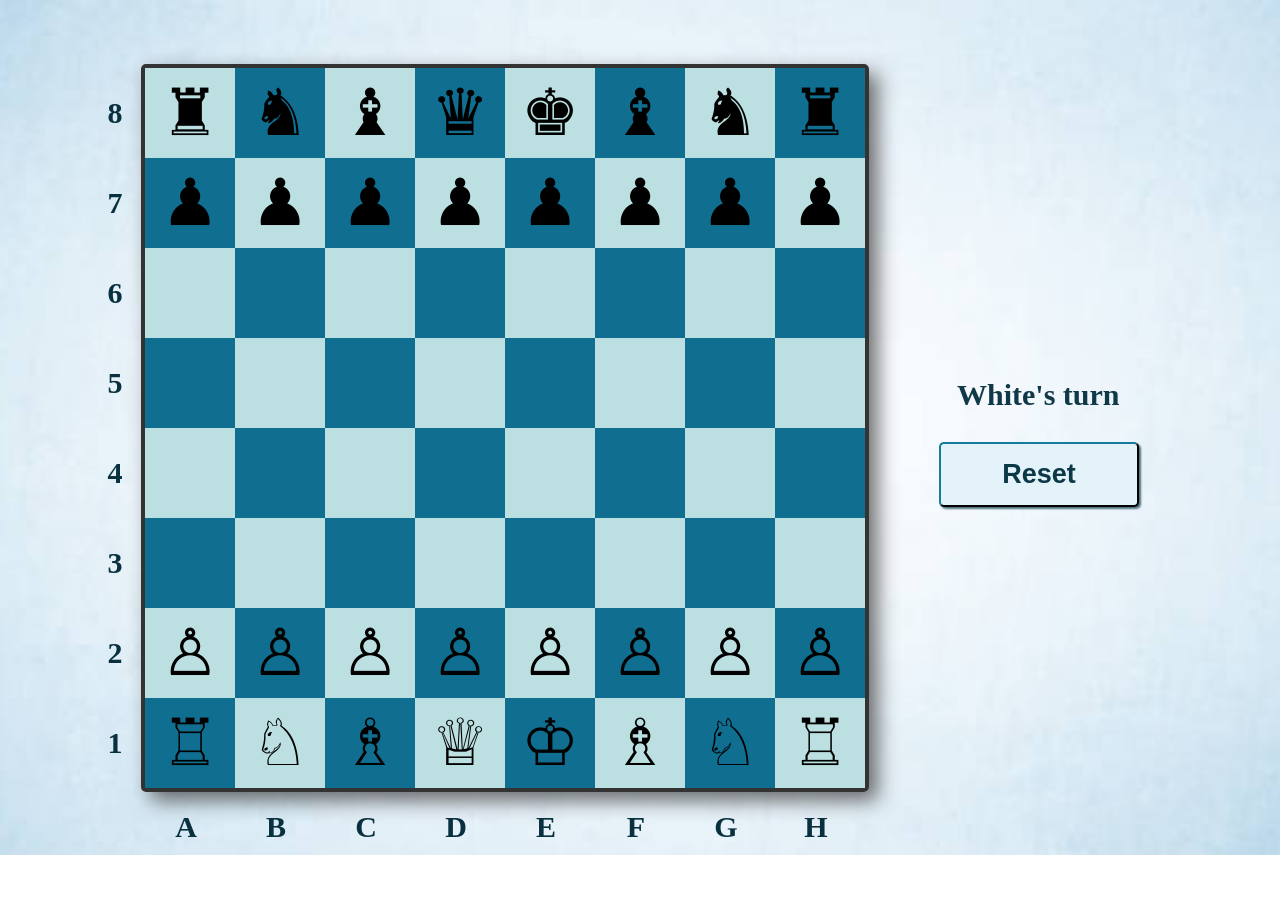
<file: chess/chess.html>
<!DOCTYPE html>
<html lang="en">
<head>
    <meta charset="UTF-8">
    <meta name="viewport" content="width=device-width, initial-scale=1.0">
    <title>Chess Online</title>
    <link rel="stylesheet" href="chess.css">
    <link rel="icon" href="img/queen.png">
</head>
<body>
    <div id="game-wrapper">
        <div id="board"></div>
        
        <div id="coords-left"></div>
        <div id="coords-bottom"></div>

        <div id="game-info">
            <p id="turn">White's turn<span id="status"></span></p>
            <button id="reset">Reset</button>
        </div>
    </div>
  
    <script src="chess.js"></script>
</body>
</html>
</file>
<file: chess/chess.css>
body {
    display: flex;
    justify-content: center;
    align-items: center;
    height: 95vh;
    background-image: url(img/backGround.jpg);
    background-size: cover;
    background-repeat: no-repeat;
    background-position: center; 
    margin: 0;
}

#game-wrapper {
    display: flex;
    align-items: center;
    gap: 70px;
}

#board {
    display: grid;
    grid-template-columns: repeat(8, 90px);
    grid-template-rows: repeat(8, 90px);
    border: 4px solid #333;
    border-radius: 5px;
    box-shadow: 9px 9px 20px rgba(51, 51, 51, 0.7);
}

.cell {
    width: 90px;
    height: 90px;
    display: flex;
    justify-content: center;
    align-items: center;
    font-size: 65px;
    user-select: none;
}


.light {
    background-color: rgb(188, 224, 225);
}

.dark {
    background-color: rgb(16, 111, 145);
}

#game-info {
    display: flex;
    flex-direction: column;
    color: rgb(16, 57, 72);
    font-size: 30px;
    font-weight: bold;
    width: 200px;
}

#reset {
    padding: 15px 10px 15px 10px;
    font-size: 27px;
    font-weight: bold;
    cursor: pointer;
    border-radius: 5px;
    border-color: rgb(11, 57, 72);
    color: rgb(11, 57, 72);
    box-shadow: 2px 2px 2px rgba(11, 57, 72, 0.7);
    background-color: rgb(228, 243, 249);
}

#turn {
    padding-left: 18px;
}

.selected {
    box-shadow: 5px 5px 5px rgb(168, 165, 73, 10);
    transform: scale(1.05);
    z-index: 2;
}

#coords-left {
    position: absolute;
    left: calc(50% - 510px - 30px); 
    top: calc(50% - 500);
    width: 30px;
    height: 720px;
    display: grid;
    grid-template-rows: repeat(8, 90px);
    align-items: center;
    justify-items: center;
    font-size: 30px;
    font-weight: bold;
    color: #08303f;
    pointer-events: none;
}

#coords-bottom {
    position: absolute;
    top: calc(50% + 360px);
    left: calc(50% - 400);
    width: 720px;
    height: 30px;
    display: grid;
    grid-template-columns: repeat(8, 90px);
    align-items: center;
    justify-items: center;
    font-size: 30px;
    font-weight: bold;
    color: #08303f;
    pointer-events: none;
}
</file>
